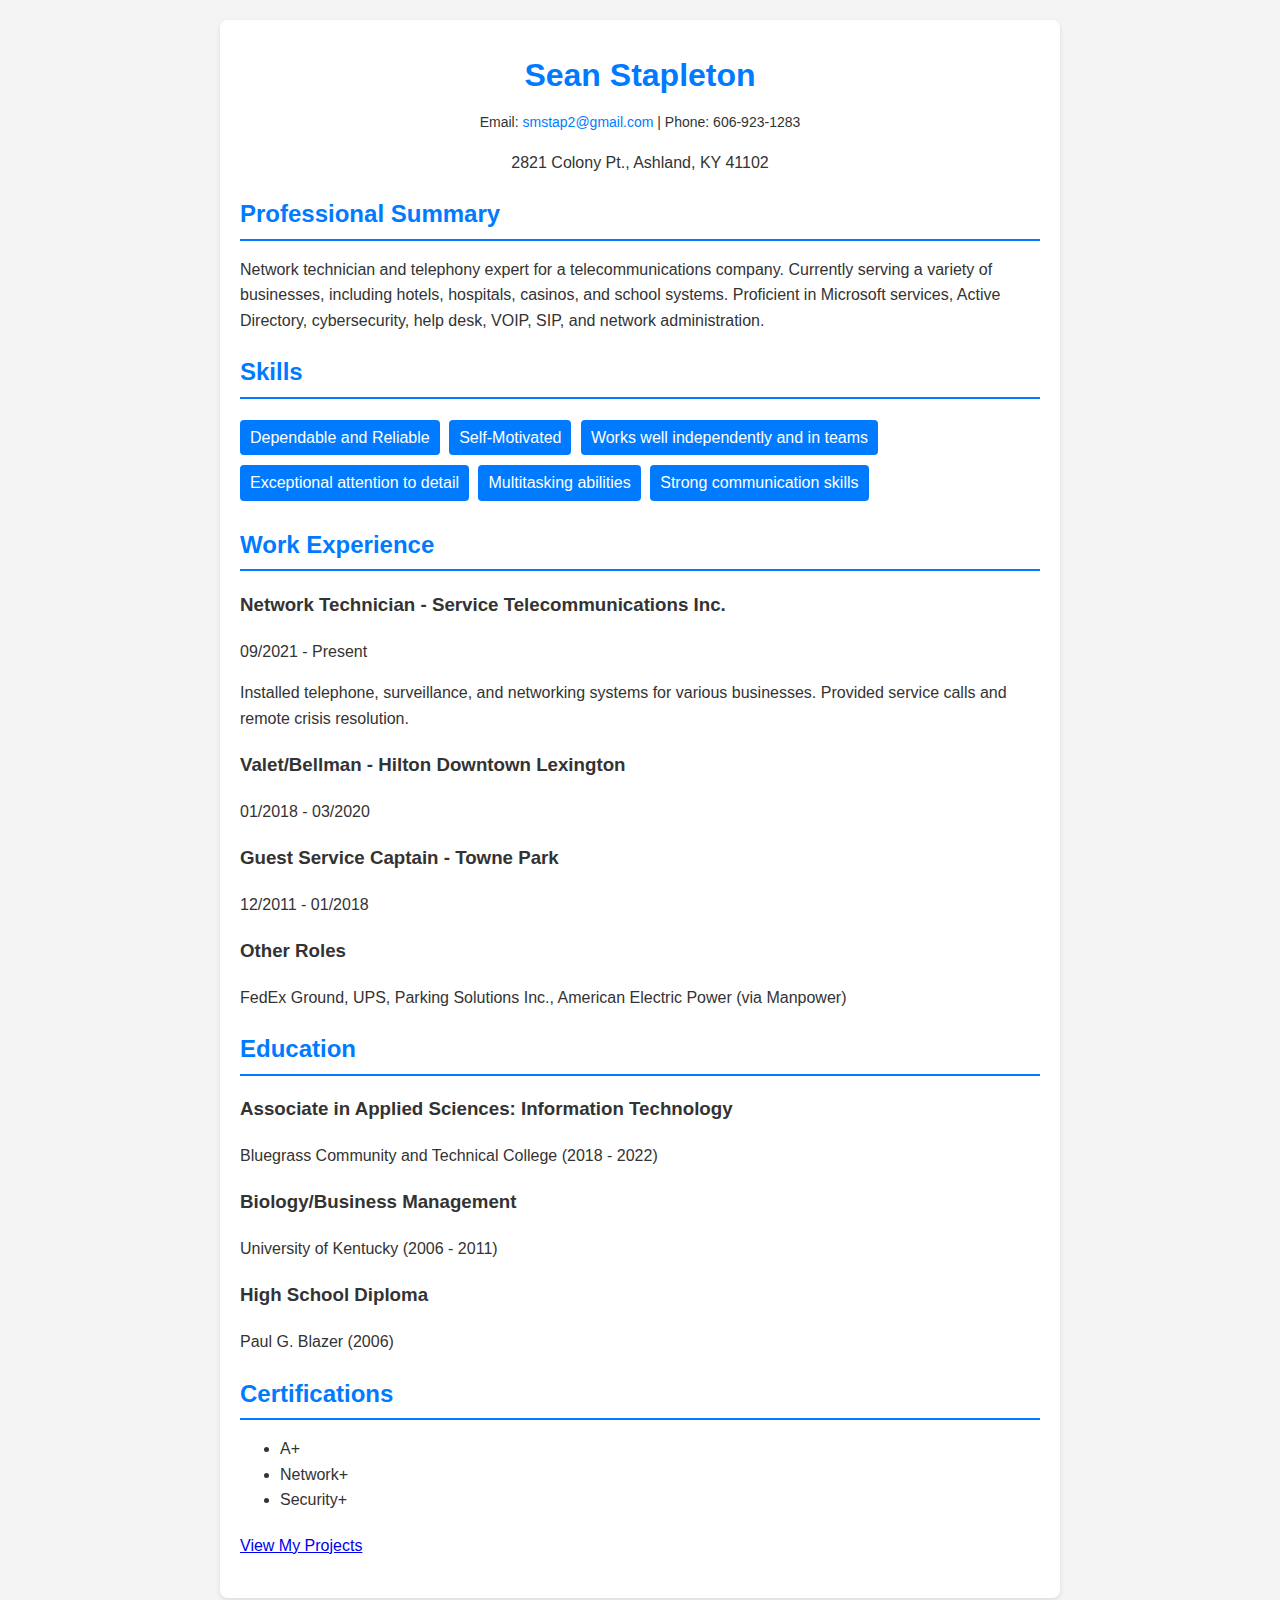
<file: index.html>
<!DOCTYPE html>
<html lang="en">
<head>
    <meta charset="UTF-8" />
    <meta name="viewport" content="width=device-width, initial-scale=1.0" />
    <title>Sean Stapleton - Resume</title>
    <link rel="stylesheet" href="styles.css" />
</head>
<body>
    <main class="container">
        <section class="header">
            <h1>Sean Stapleton</h1>
            <p class="contact">
                Email: <a href="mailto:smstap2@gmail.com">smstap2@gmail.com</a>
                | Phone: 606-923-1283
            </p>
            <p>2821 Colony Pt., Ashland, KY 41102</p>
        </section>
        
        <section class="section">
            <h2>Professional Summary</h2>
            <p>Network technician and telephony expert for a telecommunications company. Currently serving a variety of businesses, including hotels, hospitals, casinos, and school systems. Proficient in Microsoft services, Active Directory, cybersecurity, help desk, VOIP, SIP, and network administration.</p>
        </section>
        
        <section class="section">
            <h2>Skills</h2>
            <div class="skills">
                <ul>
                    <li>Dependable and Reliable</li>
                    <li>Self-Motivated</li>
                    <li>Works well independently and in teams</li>
                    <li>Exceptional attention to detail</li>
                    <li>Multitasking abilities</li>
                    <li>Strong communication skills</li>
                </ul>
            </div>
        </section>
        
        <section class="section">
            <h2>Work Experience</h2>
            <div class="item">
                <h3>Network Technician - Service Telecommunications Inc.</h3>
                <p>09/2021 - Present</p>
                <p>Installed telephone, surveillance, and networking systems for various businesses. Provided service calls and remote crisis resolution.</p>
            </div>
            <div class="item">
                <h3>Valet/Bellman - Hilton Downtown Lexington</h3>
                <p>01/2018 - 03/2020</p>
            </div>
            <div class="item">
                <h3>Guest Service Captain - Towne Park</h3>
                <p>12/2011 - 01/2018</p>
            </div>
            <div class="item">
                <h3>Other Roles</h3>
                <p>FedEx Ground, UPS, Parking Solutions Inc., American Electric Power (via Manpower)</p>
            </div>
        </section>
        
        <section class="section">
            <h2>Education</h2>
            <div class="item">
                <h3>Associate in Applied Sciences: Information Technology</h3>
                <p>Bluegrass Community and Technical College (2018 - 2022)</p>
            </div>
            <div class="item">
                <h3>Biology/Business Management</h3>
                <p>University of Kentucky (2006 - 2011)</p>
            </div>
            <div class="item">
                <h3>High School Diploma</h3>
                <p>Paul G. Blazer (2006)</p>
            </div>
        </section>
        
        <section class="section">
            <h2>Certifications</h2>
            <div class="item">
                <ul>
                    <li>A+</li>
                    <li>Network+</li>
                    <li>Security+</li>
                </ul>
            </div>
        </section>

        <section class="section">
            <p><a href="projects.html">View My Projects</a></p>
        </section>
    </main>
</body>
</html>
</file>
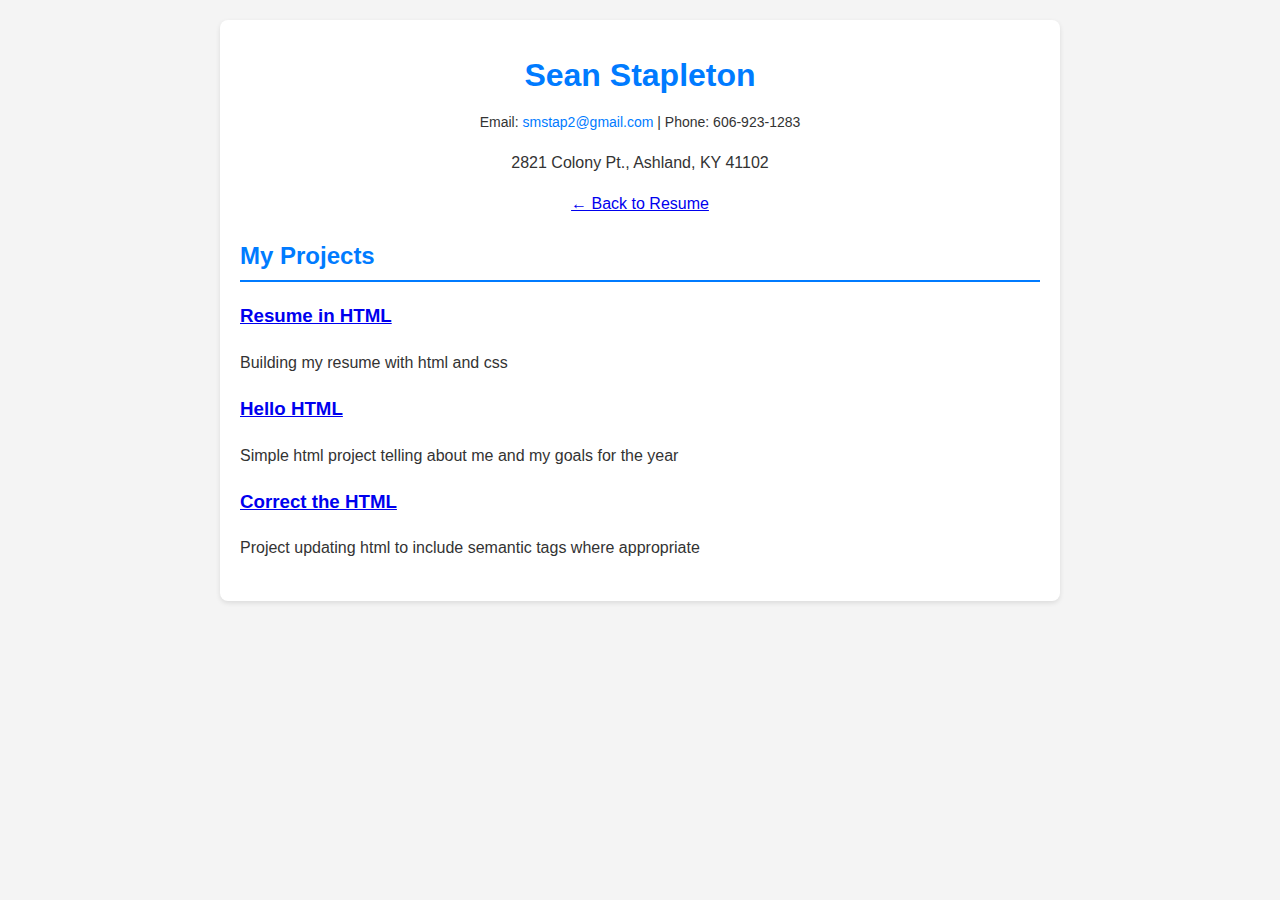
<file: projects.html>
<!DOCTYPE html>
<html lang="en">
<head>
    <meta charset="UTF-8" />
    <meta name="viewport" content="width=device-width, initial-scale=1.0" />
    <title>Sean Stapleton - Projects</title>
    <link rel="stylesheet" href="styles.css" />
</head>
<body>
    <main class="container">
        <section class="header">
            <h1>Sean Stapleton</h1>
            <p class="contact">
                Email: <a href="mailto:smstap2@gmail.com">smstap2@gmail.com</a> |
                Phone: 606-923-1283
            </p>
            <p>2821 Colony Pt., Ashland, KY 41102</p>
            <p><a href="index.html">← Back to Resume</a></p>
        </section>

        <section class="section">
            <h2>My Projects</h2>

            <div class="item">
                <h3><a href="https://github.com/smstap2/SeanStapleton-resume" target="_blank">Resume in HTML</a></h3>
                <p>Building my resume with html and css</p>
            </div>

            <div class="item">
                <h3><a href="https://github.com/smstap2/hello-html" target="_blank">Hello HTML</a></h3>
                <p>Simple html project telling about me and my goals for the year</p>
            </div>

            <div class="item">
                <h3><a href="https://github.com/smstap2/correct-the-html" target="_blank">Correct the HTML</a></h3>
                <p>Project updating html to include semantic tags where appropriate</p>
            </div>
        </section>
    </main>
</body>
</html>
</file>
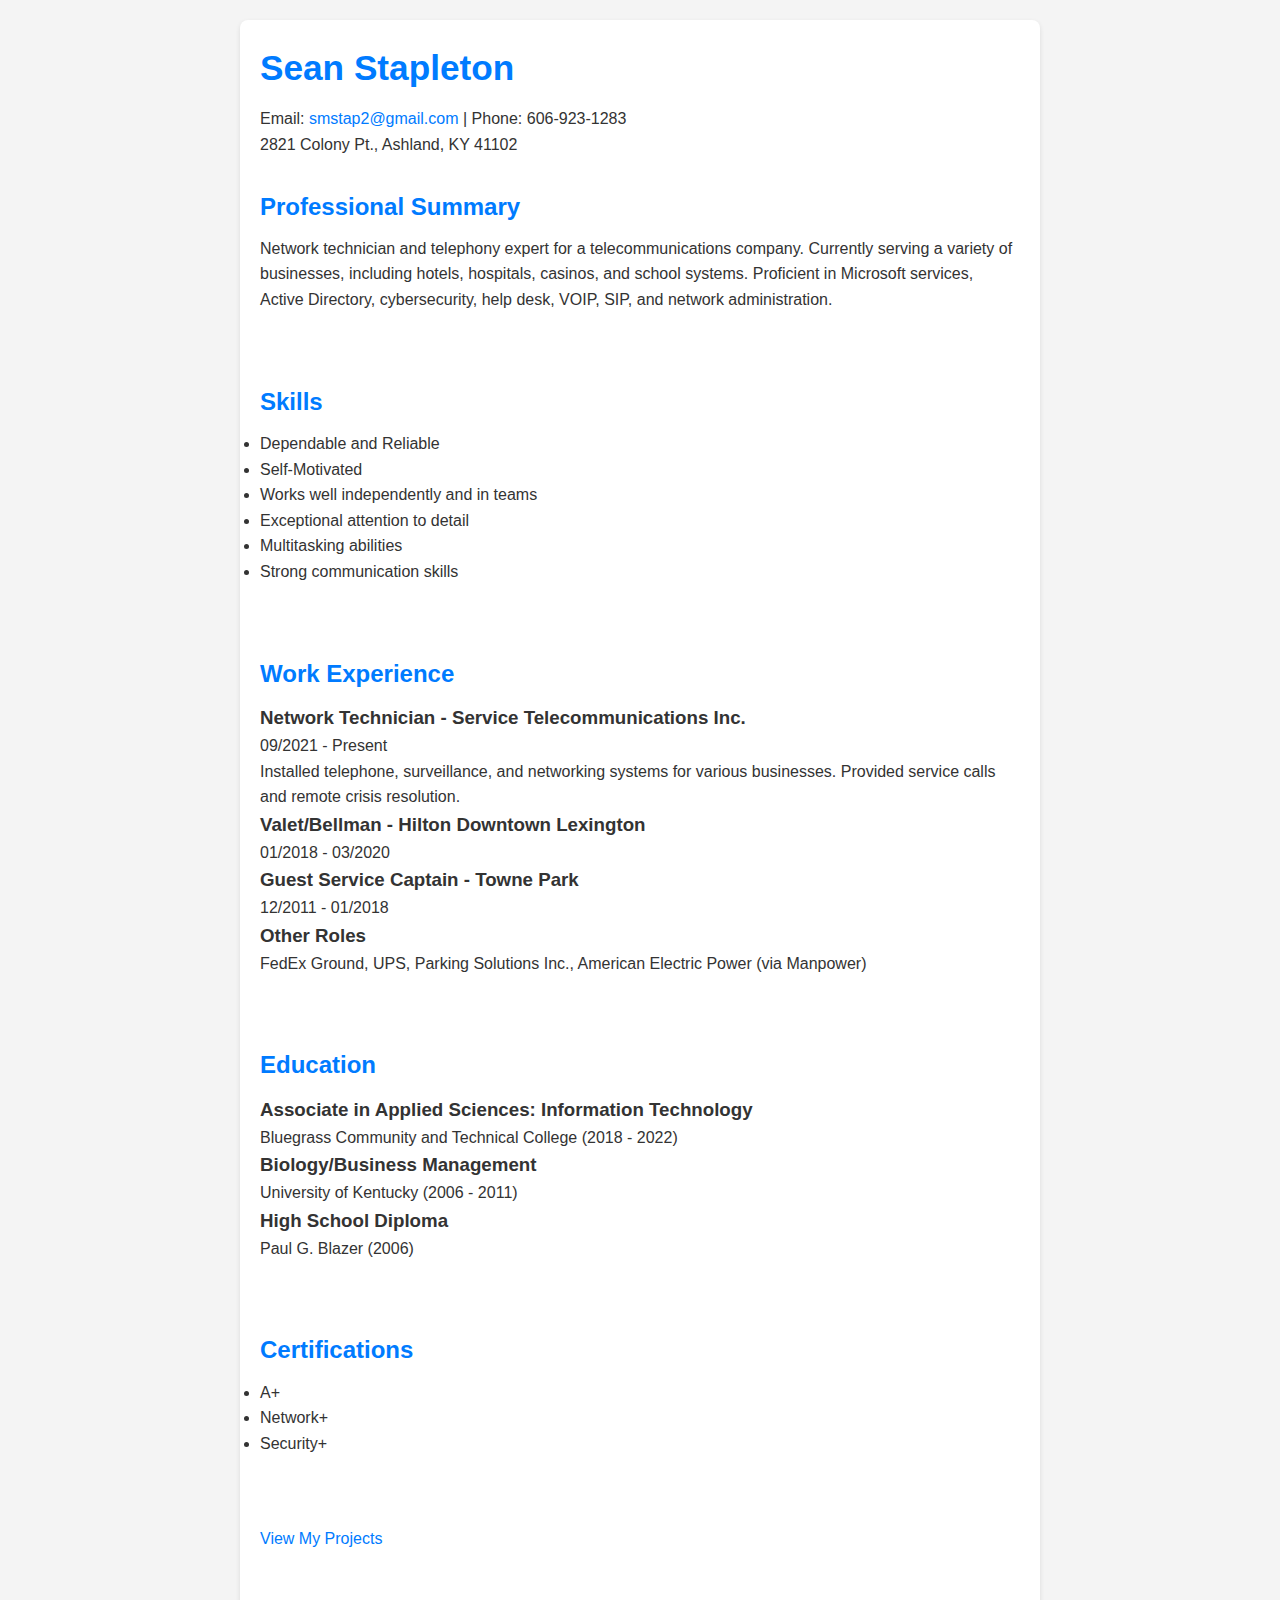
<file: resume.html>
<!DOCTYPE html>
<html lang="en">
<head>
    <meta charset="UTF-8" />
    <meta name="viewport" content="width=device-width, initial-scale=1.0" />
    <title>Sean Stapleton - Resume</title>
    <link rel="stylesheet" href="css/index.css" />
</head>
<body>
    <main class="container">
        <section class="header">
            <h1>Sean Stapleton</h1>
            <p class="contact">
                Email: <a href="mailto:smstap2@gmail.com">smstap2@gmail.com</a>
                | Phone: 606-923-1283
            </p>
            <p>2821 Colony Pt., Ashland, KY 41102</p>
        </section>
        
        <section class="section">
            <h2>Professional Summary</h2>
            <p>Network technician and telephony expert for a telecommunications company. Currently serving a variety of businesses, including hotels, hospitals, casinos, and school systems. Proficient in Microsoft services, Active Directory, cybersecurity, help desk, VOIP, SIP, and network administration.</p>
        </section>
        
        <section class="section">
            <h2>Skills</h2>
            <div class="skills">
                <ul>
                    <li>Dependable and Reliable</li>
                    <li>Self-Motivated</li>
                    <li>Works well independently and in teams</li>
                    <li>Exceptional attention to detail</li>
                    <li>Multitasking abilities</li>
                    <li>Strong communication skills</li>
                </ul>
            </div>
        </section>
        
        <section class="section">
            <h2>Work Experience</h2>
            <div class="item">
                <h3>Network Technician - Service Telecommunications Inc.</h3>
                <p>09/2021 - Present</p>
                <p>Installed telephone, surveillance, and networking systems for various businesses. Provided service calls and remote crisis resolution.</p>
            </div>
            <div class="item">
                <h3>Valet/Bellman - Hilton Downtown Lexington</h3>
                <p>01/2018 - 03/2020</p>
            </div>
            <div class="item">
                <h3>Guest Service Captain - Towne Park</h3>
                <p>12/2011 - 01/2018</p>
            </div>
            <div class="item">
                <h3>Other Roles</h3>
                <p>FedEx Ground, UPS, Parking Solutions Inc., American Electric Power (via Manpower)</p>
            </div>
        </section>
        
        <section class="section">
            <h2>Education</h2>
            <div class="item">
                <h3>Associate in Applied Sciences: Information Technology</h3>
                <p>Bluegrass Community and Technical College (2018 - 2022)</p>
            </div>
            <div class="item">
                <h3>Biology/Business Management</h3>
                <p>University of Kentucky (2006 - 2011)</p>
            </div>
            <div class="item">
                <h3>High School Diploma</h3>
                <p>Paul G. Blazer (2006)</p>
            </div>
        </section>
        
        <section class="section">
            <h2>Certifications</h2>
            <div class="item">
                <ul>
                    <li>A+</li>
                    <li>Network+</li>
                    <li>Security+</li>
                </ul>
            </div>
        </section>

        <section class="section">
            <p><a href="projects.html">View My Projects</a></p>
        </section>
    </main>
</body>
</html>
</file>
<file: styles.css>
body {
    font-family: Arial, sans-serif;
    line-height: 1.6;
    margin: 0;
    padding: 0;
    color: #333;
    background-color: #f4f4f4;
}

.container {
    max-width: 800px;
    margin: 20px auto;
    padding: 20px;
    background: #fff;
    border-radius: 8px;
    box-shadow: 0 2px 5px rgba(0, 0, 0, 0.1);
}

h1, h2 {
    color: #007bff;
}

.header {
    text-align: center;
}

.header h1 {
    margin: 10px 0;
}

.contact {
    margin: 10px 0;
    font-size: 14px;
}

.contact a {
    color: #007bff;
    text-decoration: none;
}

.section {
    margin: 20px 0;
}

.section h2 {
    margin-bottom: 10px;
    border-bottom: 2px solid #007bff;
    padding-bottom: 5px;
}

.item {
    margin-bottom: 15px;
}

.skills ul {
    list-style: none;
    padding: 0;
}

.skills ul li {
    display: inline-block;
    background: #007bff;
    color: #fff;
    padding: 5px 10px;
    margin: 5px 5px 5px 0;
    border-radius: 4px;
}
</file>
<file: css/index.css>
* {
    box-sizing: border-box;
    margin: 0;
    padding: 0;
  }
  
  body {
    font-family: Arial, sans-serif;
    background-color: #f4f4f4;
    color: #333;
    line-height: 1.6;
    padding: 20px;
  }
  
  .container {
    background: #fff;
    padding: 20px;
    margin: 0 auto;
    border-radius: 8px;
    box-shadow: 0 2px 5px rgba(0, 0, 0, 0.1);
    max-width: 800px;
  }
  
  h1,
  h2 {
    color: #007bff;
    margin-bottom: 10px;
  }
  
  .intro {
    margin-bottom: 20px;
  }
  
  .section {
    margin-bottom: 30px;
  }
  
  .section.highlight {
    border-left: 4px solid #007bff;
    padding-left: 15px;
  }

  a {
    color: #007bff;
    text-decoration: none;
  }
  
  a:hover {
    text-decoration: underline;
  }
  
  footer {
    text-align: center;
    font-size: 14px;
    margin-top: 40px;
    border-top: 1px solid #ccc;
    padding-top: 15px;
  }
  
  @media (min-width: 768px) {
    .container {
      display: flex;
      flex-direction: column;
      gap: 20px;
    }
  
    .intro,
    .section {
      padding: 10px 0;
    }
  
    h1 {
      font-size: 2.2rem;
    }
  
    h2 {
      font-size: 1.5rem;
    }
  }
</file>
